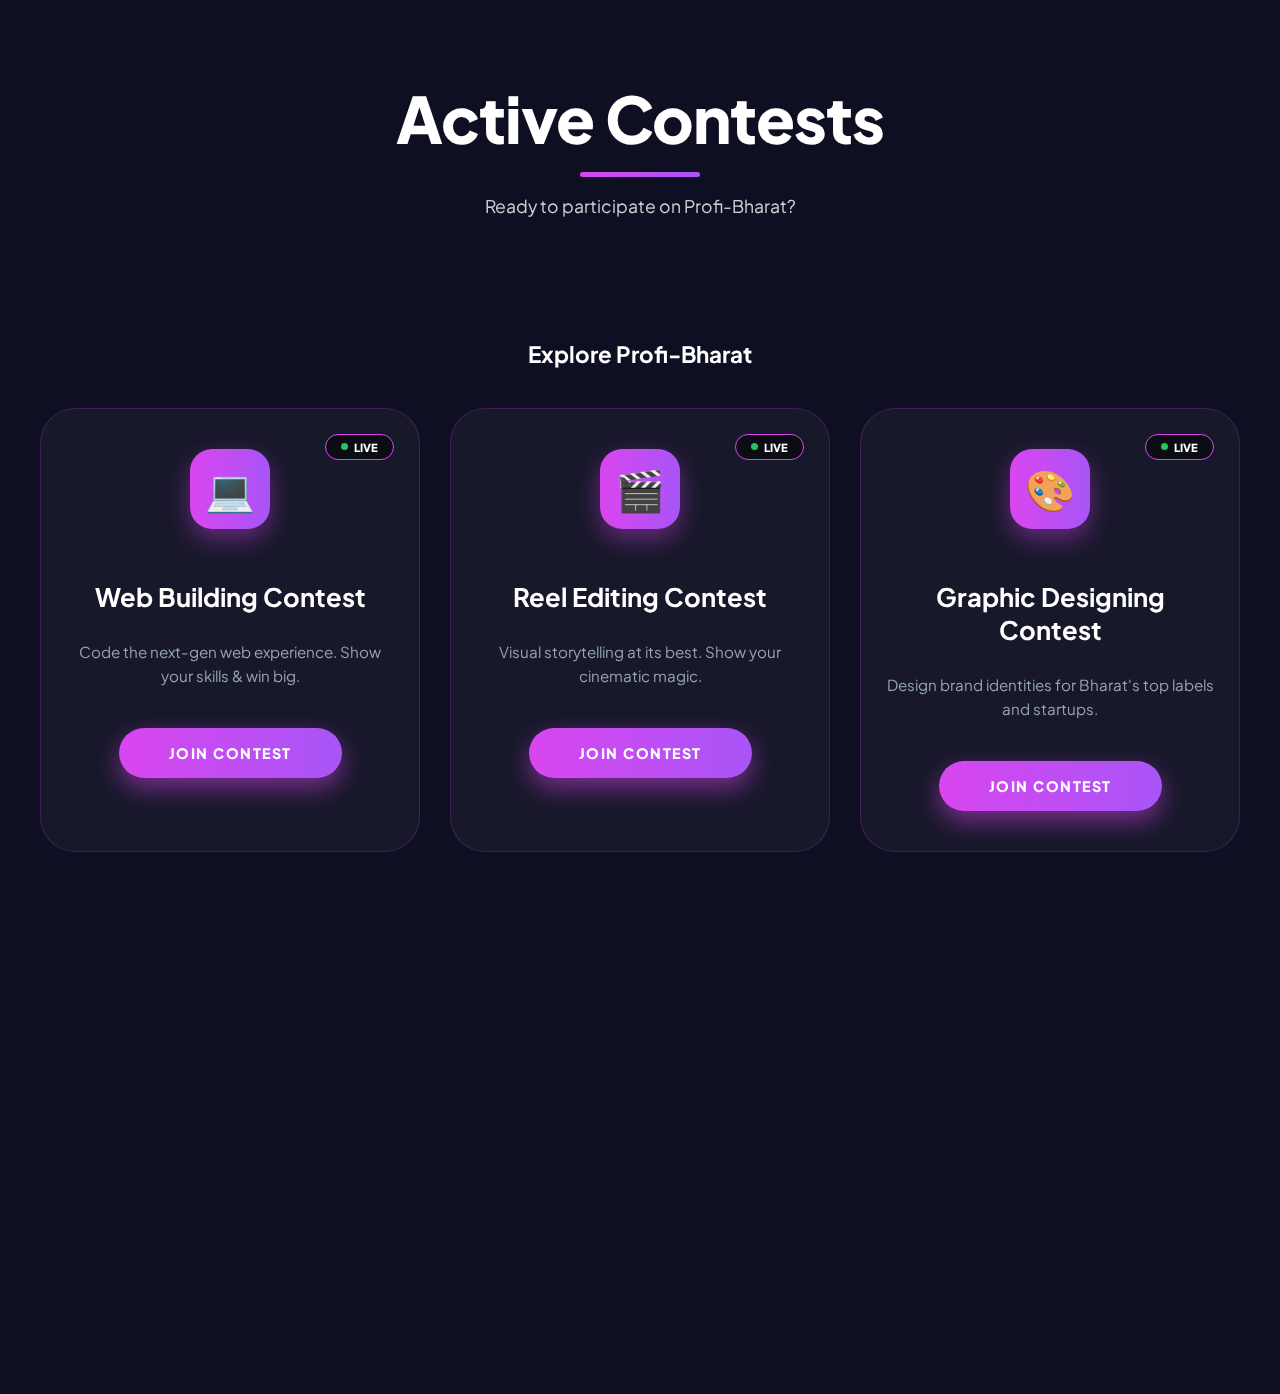
<file: Part.html>
<!DOCTYPE html>
<html lang="en">
<head>
    <meta charset="UTF-8">
    <meta name="viewport" content="width=device-width, initial-scale=1.0">
    <title>Active Contests | Profi-Bharat</title>
    
    <link href="https://fonts.googleapis.com/css2?family=Plus+Jakarta+Sans:wght@400;700;800&display=swap" rel="stylesheet">
    <link href="https://unpkg.com/aos@2.3.1/dist/aos.css" rel="stylesheet">
    
    <style>
        :root {
            /* Pehle wala exact background aur magenta gradient */
            --bg-deep: #0f0f23; 
            --magenta-glow: #d946ef; 
            --purple-accent: #a855f7;
            --gradient-90: linear-gradient(90deg, #d946ef 0%, #a855f7 100%);
        }

        body {
            background-color: var(--bg-deep);
            color: white;
            font-family: 'Plus Jakarta Sans', sans-serif;
            margin: 0;
            padding: 0;
            overflow-x: hidden;
        }

        /* --- Centered Header Section --- */
        .hero-section {
            padding: 80px 20px 40px 20px;
            text-align: center; /* Pura header center */
            max-width: 800px;
            margin: 0 auto;
        }

        .hero-title {
            font-size: clamp(2.5rem, 8vw, 4rem);
            font-weight: 800;
            margin: 0;
            letter-spacing: -1px;
            line-height: 1.2;
        }

        .hero-underline {
            width: 120px;
            height: 5px;
            background: var(--gradient-90);
            margin: 15px auto; /* Line center mein */
            border-radius: 10px;
        }

        .hero-sub {
            color: rgba(255, 255, 255, 0.8);
            font-size: 1.1rem;
            margin-top: 10px;
        }

        .explore-label {
            text-align: center;
            font-size: 1.4rem;
            font-weight: 700;
            margin: 40px 0;
            opacity: 0.9;
        }

        /* --- Contest Grid --- */
        .contest-grid {
            display: grid;
            grid-template-columns: repeat(auto-fit, minmax(300px, 1fr));
            gap: 30px;
            padding: 0 20px 100px 20px;
            max-width: 1200px;
            margin: 0 auto;
        }

        .contest-card {
            background: rgba(255, 255, 255, 0.04);
            border: 1px solid rgba(217, 70, 239, 0.2);
            border-radius: 35px;
            padding: 40px 25px;
            position: relative;
            backdrop-filter: blur(15px);
            display: flex;
            flex-direction: column;
            align-items: center;
            text-align: center;
            transition: 0.4s ease;
        }

        .contest-card:hover {
            transform: translateY(-10px);
            border-color: var(--magenta-glow);
            box-shadow: 0 20px 40px rgba(217, 70, 239, 0.25);
        }

        .icon-box {
            width: 80px;
            height: 80px;
            background: var(--gradient-90);
            border-radius: 22px;
            display: flex;
            align-items: center;
            justify-content: center;
            font-size: 2.5rem;
            margin-bottom: 25px;
            box-shadow: 0 10px 25px rgba(217, 70, 239, 0.4);
        }

        .live-tag {
            position: absolute;
            top: 25px;
            right: 25px;
            background: rgba(0, 0, 0, 0.5);
            border: 1px solid var(--magenta-glow);
            padding: 5px 15px;
            border-radius: 50px;
            font-size: 0.7rem;
            font-weight: 800;
            display: flex;
            align-items: center;
            gap: 6px;
        }

        .live-dot {
            width: 7px;
            height: 7px;
            background: #22c55e;
            border-radius: 50%;
            animation: pulse 1.5s infinite;
        }

        @keyframes pulse { 50% { opacity: 0.3; } }

        h3 { font-size: 1.6rem; margin-bottom: 12px; font-weight: 700; }
        p { color: #94a3b8; font-size: 0.95rem; line-height: 1.6; margin-bottom: 40px; }

        /* --- Centered Magenta Button --- */
        .btn-join {
            background: var(--gradient-90);
            color: white;
            text-decoration: none;
            padding: 16px 50px;
            border-radius: 100px;
            font-weight: 800;
            font-size: 0.9rem;
            text-transform: uppercase;
            letter-spacing: 1.5px;
            box-shadow: 0 10px 25px rgba(217, 70, 239, 0.5);
            transition: 0.3s;
            border: none;
            display: inline-block;
        }

        .btn-join:active {
            transform: scale(0.95);
        }

    </style>
</head>
<body>

    <header class="hero-section" data-aos="zoom-in">
        <h1 class="hero-title">Active Contests</h1>
        <div class="hero-underline"></div>
        <p class="hero-sub">Ready to participate on Profi-Bharat?</p>
    </header>

    <div class="explore-label" data-aos="fade-up">Explore Profi-Bharat</div>

    <div class="contest-grid">
        
        <div class="contest-card" data-aos="fade-up">
            <div class="live-tag"><div class="live-dot"></div> LIVE</div>
            <div class="icon-box">💻</div>
            <h3>Web Building Contest</h3>
            <p>Code the next-gen web experience. Show your skills & win big.</p>
            <a href="#" class="btn-join">Join Contest</a>
        </div>

        <div class="contest-card" data-aos="fade-up" data-aos-delay="100">
            <div class="live-tag"><div class="live-dot"></div> LIVE</div>
            <div class="icon-box">🎬</div>
            <h3>Reel Editing Contest</h3>
            <p>Visual storytelling at its best. Show your cinematic magic.</p>
            <a href="#" class="btn-join">Join Contest</a>
        </div>

        <div class="contest-card" data-aos="fade-up" data-aos-delay="200">
            <div class="live-tag"><div class="live-dot"></div> LIVE</div>
            <div class="icon-box">🎨</div>
            <h3>Graphic Designing Contest</h3>
            <p>Design brand identities for Bharat's top labels and startups.</p>
            <a href="#" class="btn-join">Join Contest</a>
        </div>

        <div class="contest-card" data-aos="fade-up" data-aos-delay="300">
            <div class="live-tag"><div class="live-dot"></div> LIVE</div>
            <div class="icon-box">📸</div>
            <h3>Photo Shoot Contest</h3>
            <p>Capture Bharat through your creative lens. Best shots win prizes.</p>
            <a href="#" class="btn-join">Join Contest</a>
        </div>

    </div>

    <script src="https://unpkg.com/aos@2.3.1/dist/aos.js"></script>
    <script>
        AOS.init({ duration: 1000, once: true });
    </script>
</body>
</html>
</file>
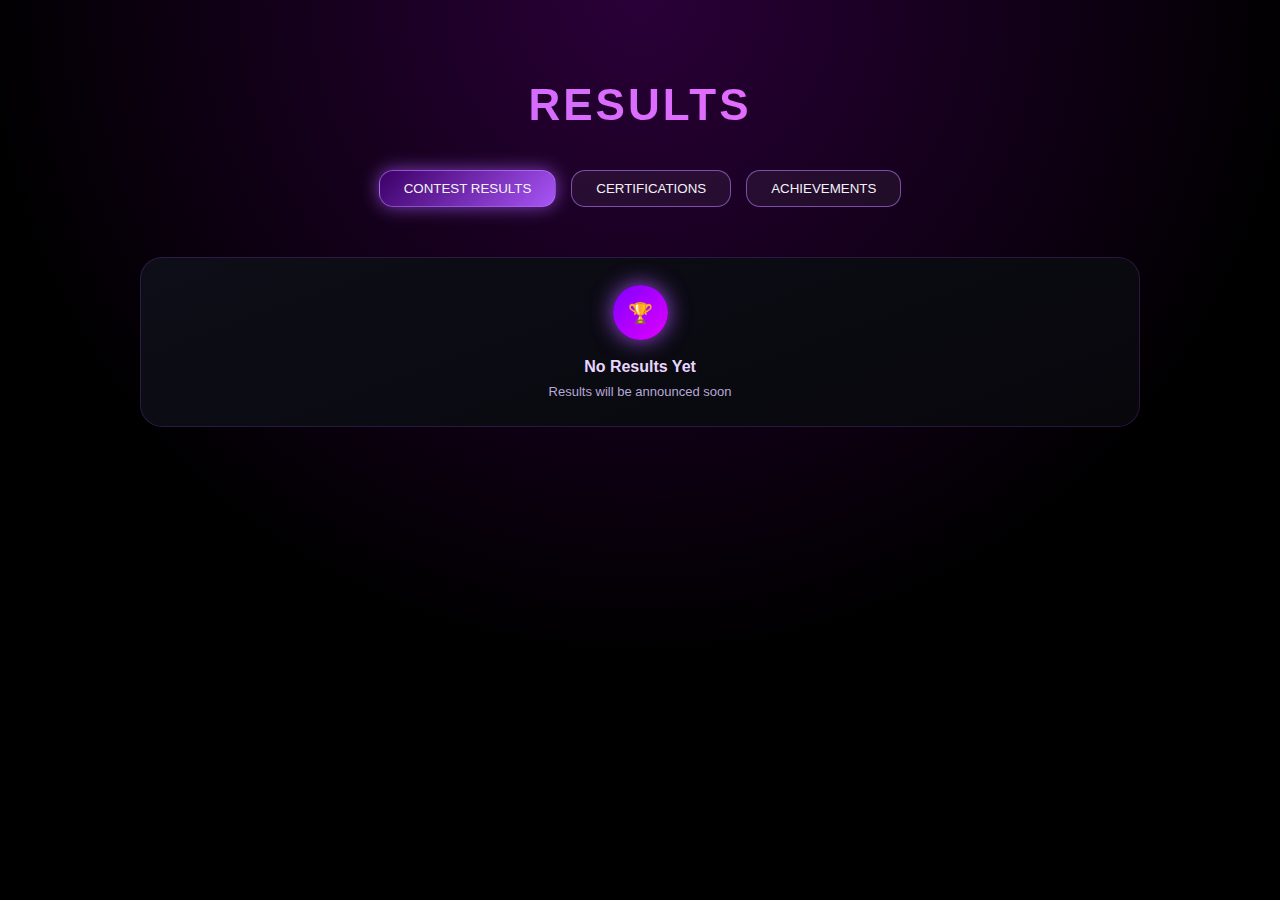
<file: result.html>
<!DOCTYPE html>
<html lang="en">
<head>
<meta charset="UTF-8">
<meta name="viewport" content="width=device-width, initial-scale=1.0">
<title>Profi-BHARAT | Results</title>

<style>
*{margin:0;padding:0;box-sizing:border-box;}

body{
  background:#000;
  font-family:'Segoe UI',sans-serif;
  overflow-x:hidden;
  color:#e8d6ff;
}

/* SECTION */
.results{
  min-height:100vh;
  padding:80px 20px;
  text-align:center;
  background:radial-gradient(circle at top,#2a0038,#000 60%);
}

/* TITLE */
.section-title{
  font-size:clamp(30px,6vw,44px);
  font-weight:800;
  margin-bottom:40px;
  letter-spacing:3px;
  background:linear-gradient(90deg,#b86bff,#ff6dfc);
  -webkit-background-clip:text;
  -webkit-text-fill-color:transparent;
  animation:glowText 3s ease-in-out infinite alternate;
}

@keyframes glowText{
  from{ text-shadow:0 0 10px #7a2cff; }
  to{ text-shadow:0 0 25px #d26bff; }
}

/* TABS */
.results-tabs{
  display:flex;
  justify-content:center;
  gap:15px;
  margin-bottom:50px;
  flex-wrap:wrap;
}

.tab{
  padding:10px 24px;
  border-radius:14px;
  cursor:pointer;
  border:1px solid rgba(186,120,255,.6);
  background:rgba(255,255,255,.05);
  color:#f3f3f7;
  transition:.35s;
}

.tab:hover,.tab.active{
  background:linear-gradient(135deg,#3b0066,#a855f7);
  box-shadow:0 0 18px rgba(168,85,247,.7);
}

/* CONTENT SECTIONS */
.tab-content{
  display:none;
  animation:fadeUp .6s ease forwards;
}

.tab-content.active{
  display:block;
}

@keyframes fadeUp{
  from{opacity:0;transform:translateY(30px);}
  to{opacity:1;transform:translateY(0);}
}

/* GRID */
.results-cards{
  max-width:1000px;
  margin:auto;
  display:grid;
  grid-template-columns:repeat(auto-fit,minmax(240px,1fr));
  gap:30px;
}

/* CARD */
.result-card{
  background:linear-gradient(160deg,#0e0e18,#07070c);
  border-radius:22px;
  padding:28px 20px;
  box-shadow:inset 0 0 0 1px rgba(168,85,247,.2);
  transition:.4s;
}

.result-card:hover{
  transform:translateY(-10px) scale(1.03);
  box-shadow:0 0 30px rgba(168,85,247,.7);
}

/* ICON */
.play-icon{
  width:55px;
  height:55px;
  margin:0 auto 18px;
  border-radius:50%;
  background:linear-gradient(135deg,#7f00ff,#e100ff);
  display:flex;
  align-items:center;
  justify-content:center;
  font-size:20px;
  color:#fff;
  box-shadow:0 0 22px rgba(168,85,247,.9);
}

/* TEXT */
.result-card h3{font-size:16px;margin-bottom:8px;}
.result-card p{font-size:13px;color:#b7a9d6;}

/* MOBILE */
@media(max-width:600px){
  .results{padding:60px 15px;}
  .tab{font-size:12px;padding:8px 18px;}
  .play-icon{width:48px;height:48px;}
}
</style>
</head>

<body>

<section class="results">
  <h2 class="section-title">RESULTS</h2>

  <!-- TABS -->
  <div class="results-tabs">
    <button class="tab active" onclick="openTab('contest',this)">CONTEST RESULTS</button>
    <button class="tab" onclick="openTab('certificate',this)">CERTIFICATIONS</button>
    <button class="tab" onclick="openTab('achievement',this)">ACHIEVEMENTS</button>
  </div>

  <!-- CONTEST RESULTS -->
  <div id="contest" class="tab-content active">
    <div class="results-cards">
      <div class="result-card">
        <div class="play-icon">🏆</div>
        <h3>No Results Yet</h3>
        <p>Results will be announced soon</p>
      </div>
    </div>
  </div>

  <!-- CERTIFICATES -->
  <div id="certificate" class="tab-content">
    <div class="results-cards">
      <div class="result-card">
        <div class="play-icon">📜</div>
        <h3>Certificates</h3>
        <p>Download after result declaration</p>
      </div>
    </div>
  </div>

  <!-- ACHIEVEMENTS -->
  <div id="achievement" class="tab-content">
    <div class="results-cards">
      <div class="result-card">
        <div class="play-icon">🎖</div>
        <h3>Achievements</h3>
        <p>Top achievers will be displayed here</p>
      </div>
    </div>
  </div>

</section>

<script>
function openTab(tabId,el){
  document.querySelectorAll('.tab').forEach(t=>t.classList.remove('active'));
  document.querySelectorAll('.tab-content').forEach(c=>c.classList.remove('active'));
  el.classList.add('active');
  document.getElementById(tabId).classList.add('active');
}
</script>

</body>
</html>
</file>
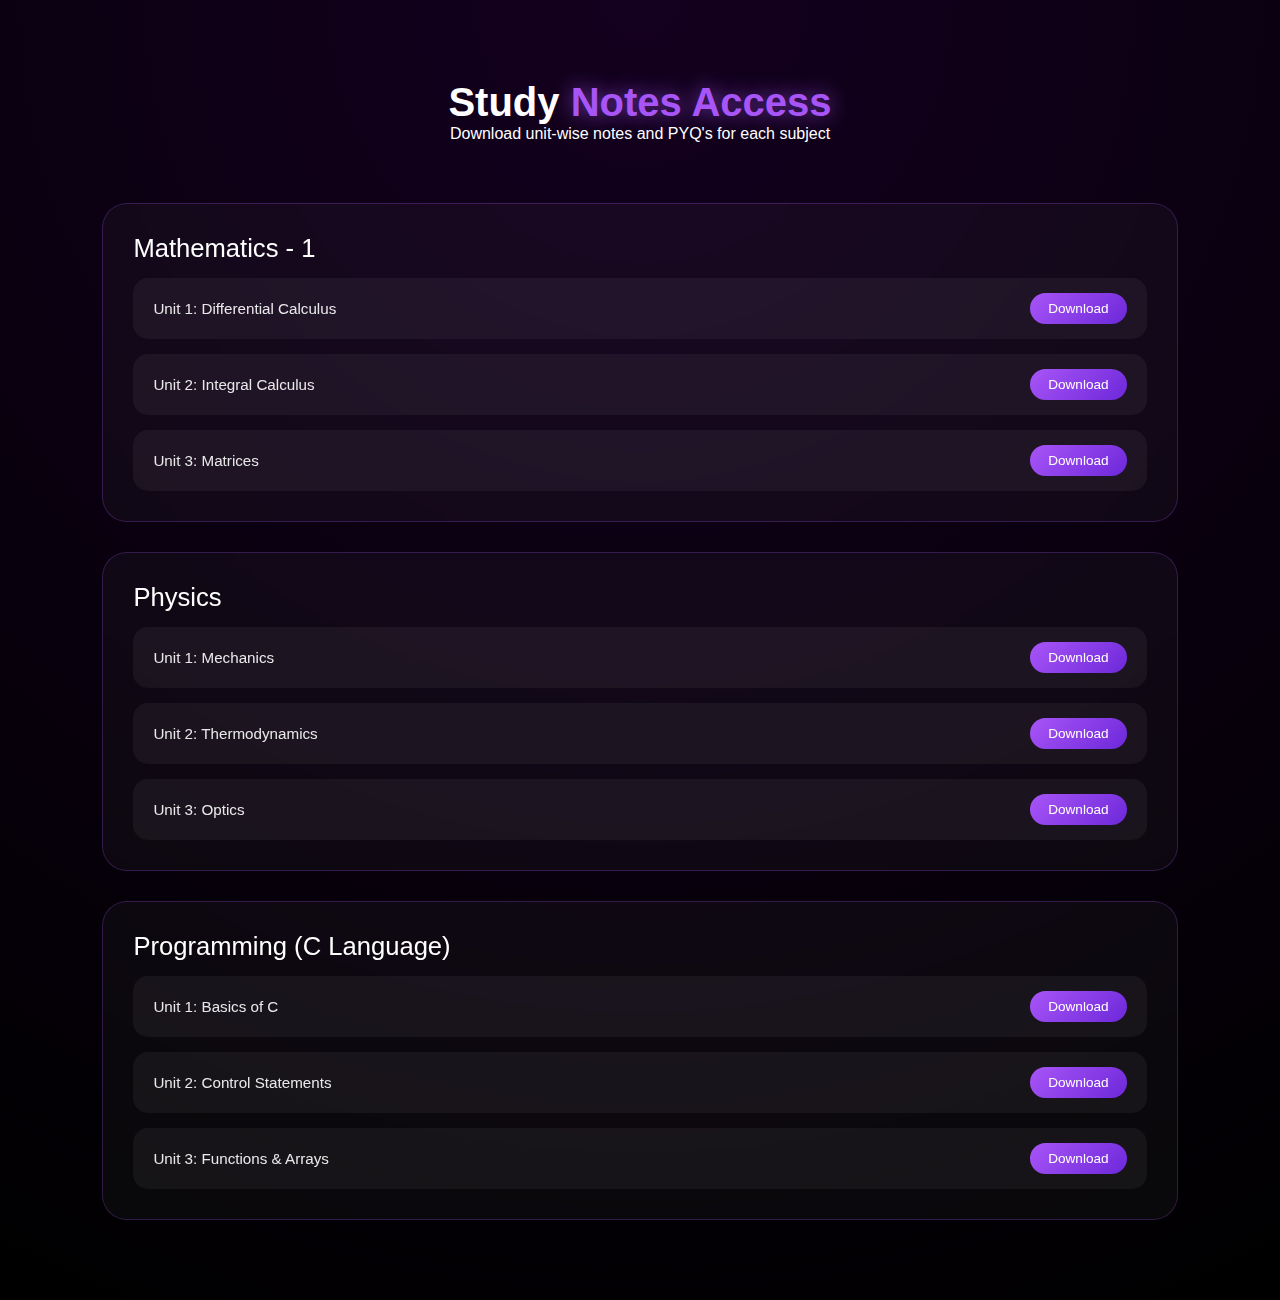
<file: studynotes.html>
<!DOCTYPE html>
<html lang="en">
<head>
<meta charset="UTF-8">
<meta name="viewport" content="width=device-width, initial-scale=1.0">
<title>Notes Access | Profi-BHARAT</title>

<style>
* {
  margin: 0;
  padding: 0;
  box-sizing: border-box;
  font-family: "Segoe UI", sans-serif;
}

body {
  background: radial-gradient(circle at top, #14001f, #000);
  color: #fff;
}

/* HERO */
.hero {
  text-align: center;
  padding: 80px 8% 40px;
}

.hero h1 {
  font-size: 2.5rem;
}

.hero span {
  color: #a855f7;
  text-shadow: 0 0 20px rgba(168,85,247,0.7);
}

/* CONTAINER */
.container {
  padding: 20px 8% 80px;
  display: grid;
  gap: 30px;
}

/* SUBJECT CARD */
.subject-card {
  background: rgba(255,255,255,0.03);
  border: 1px solid rgba(168,85,247,0.25);
  border-radius: 25px;
  padding: 30px;
  backdrop-filter: blur(10px);
  transition: 0.3s;
}

.subject-card:hover {
  transform: translateY(-6px);
  box-shadow: 0 0 30px rgba(168,85,247,0.4);
}

.subject-title {
  font-size: 1.6rem;
  margin-bottom: 15px;
}

/* UNITS */
.units {
  display: grid;
  gap: 15px;
}

.unit {
  background: rgba(255,255,255,0.05);
  padding: 15px 20px;
  border-radius: 15px;
  display: flex;
  justify-content: space-between;
  align-items: center;
}

.unit span {
  font-size: 0.95rem;
  opacity: 0.9;
}

/* BUTTON */
.btn {
  text-decoration: none;
  padding: 8px 18px;
  border-radius: 20px;
  background: linear-gradient(135deg, #a855f7, #6d28d9);
  color: white;
  font-size: 0.85rem;
  transition: 0.3s;
}

.btn:hover {
  transform: scale(1.08);
  box-shadow: 0 0 20px rgba(168,85,247,0.7);
}

/* MOBILE */
@media(max-width:768px){
  .hero h1{
    font-size: 2rem;
  }
}
</style>
</head>

<body>

<section class="hero">
  <h1>Study <span>Notes Access</span></h1>
  <p>Download unit-wise notes and PYQ's for each subject</p>
</section>

<section class="container">

  <!-- SUBJECT 1 -->
  <div class="subject-card">
    <div class="subject-title">Mathematics - 1</div>
    <div class="units">
      <div class="unit">
        <span>Unit 1: Differential Calculus</span>
        <a href="#" class="btn">Download</a>
      </div>
      <div class="unit">
        <span>Unit 2: Integral Calculus</span>
        <a href="#" class="btn">Download</a>
      </div>
      <div class="unit">
        <span>Unit 3: Matrices</span>
        <a href="#" class="btn">Download</a>
      </div>
     
    </div>
  </div>

  <!-- SUBJECT 2 -->
  <div class="subject-card">
    <div class="subject-title">Physics</div>
    <div class="units">
      <div class="unit">
        <span>Unit 1: Mechanics</span>
        <a href="#" class="btn">Download</a>
      </div>
      <div class="unit">
        <span>Unit 2: Thermodynamics</span>
        <a href="#" class="btn">Download</a>
      </div>
      <div class="unit">
        <span>Unit 3: Optics</span>
        <a href="#" class="btn">Download</a>
      </div>
    </div>
  </div>

  <!-- SUBJECT 3 -->
  <div class="subject-card">
    <div class="subject-title">Programming (C Language)</div>
    <div class="units">
      <div class="unit">
        <span>Unit 1: Basics of C</span>
        <a href="#" class="btn">Download</a>
      </div>
      <div class="unit">
        <span>Unit 2: Control Statements</span>
        <a href="#" class="btn">Download</a>
      </div>
      <div class="unit">
        <span>Unit 3: Functions & Arrays</span>
        <a href="#" class="btn">Download</a>
      </div>
    </div>
  </div>

</section>

</body>
</html>
</file>
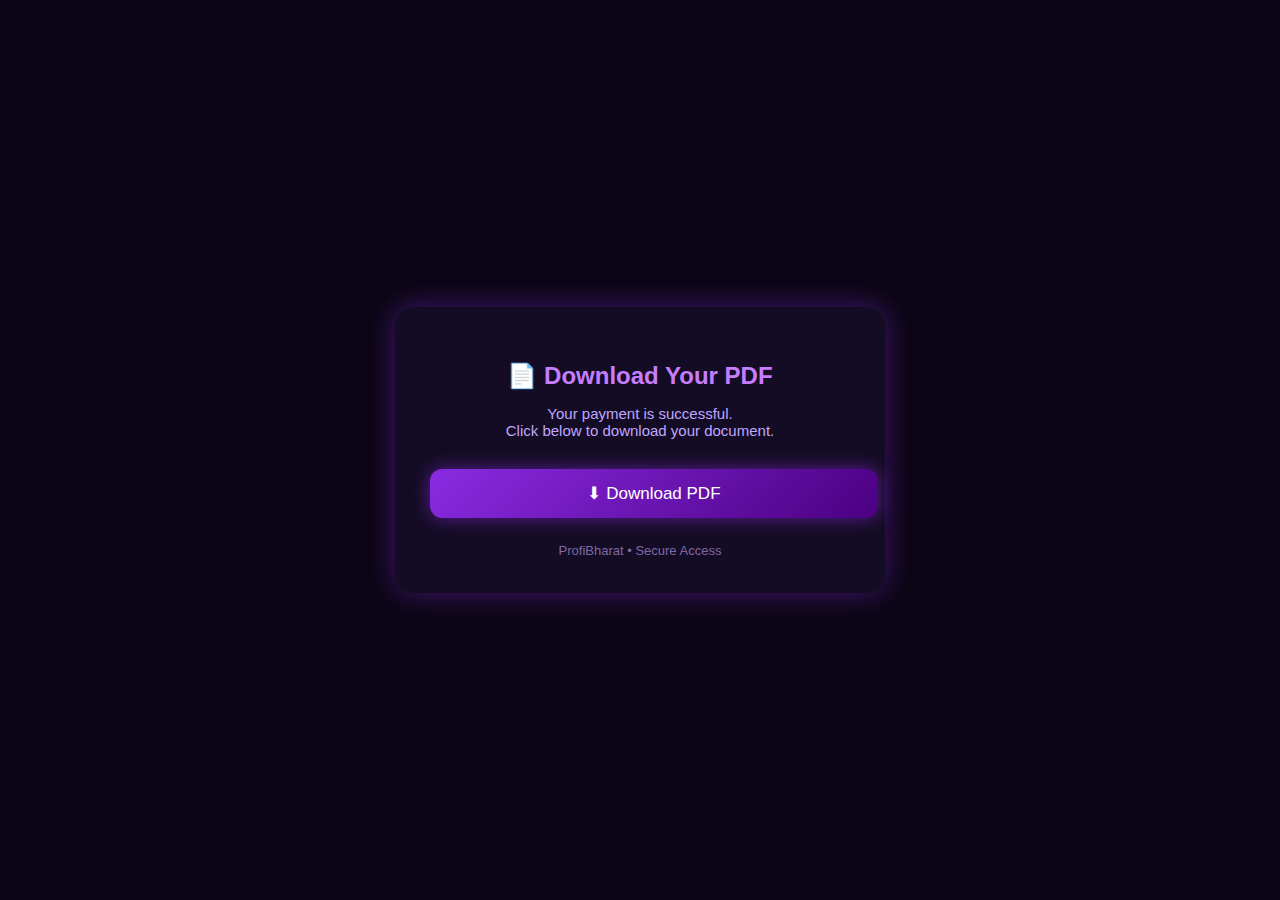
<file: success.html>
<!DOCTYPE html>
<html lang="en">
<head>
<meta charset="UTF-8">
<meta name="viewport" content="width=device-width, initial-scale=1.0">
<title>Download PDF</title>

<style>
body{
  margin:0;
  min-height:100vh;
  display:flex;
  align-items:center;
  justify-content:center;
  background:#0b0615;
  font-family:Segoe UI,sans-serif;
  color:#fff;
}

.container{
  width:420px;
  background:#140c24;
  padding:35px;
  border-radius:18px;
  text-align:center;
  box-shadow:0 0 30px rgba(138,43,226,.45);
}

h2{
  color:#c77dff;
  margin-bottom:10px;
}

p{
  color:#bfa7ff;
  font-size:15px;
  margin-bottom:30px;
}

.download-btn{
  display:inline-block;
  width:100%;
  padding:14px;
  border-radius:12px;
  background:linear-gradient(135deg,#8a2be2,#4b0082);
  color:#fff;
  font-size:17px;
  text-decoration:none;
  box-shadow:0 0 18px rgba(138,43,226,.6);
  transition:0.3s ease;
}

.download-btn:hover{
  transform:scale(1.04);
  box-shadow:0 0 28px rgba(199,125,255,.9);
}

.footer{
  margin-top:25px;
  font-size:13px;
  color:#7d6aa5;
}
</style>
</head>

<body>

<div class="container">
  <h2>📄 Download Your PDF</h2>
  <p>Your payment is successful.<br>Click below to download your document.</p>

  <!-- 🔽 PDF FILE LINK -->
  <a href="profi-bharat_unlocked (1)_compressed (1).pdf" download class="download-btn">
    ⬇ Download PDF
  </a>

  <div class="footer">
    ProfiBharat • Secure Access
  </div>
</div>

</body>
</html>
</file>
